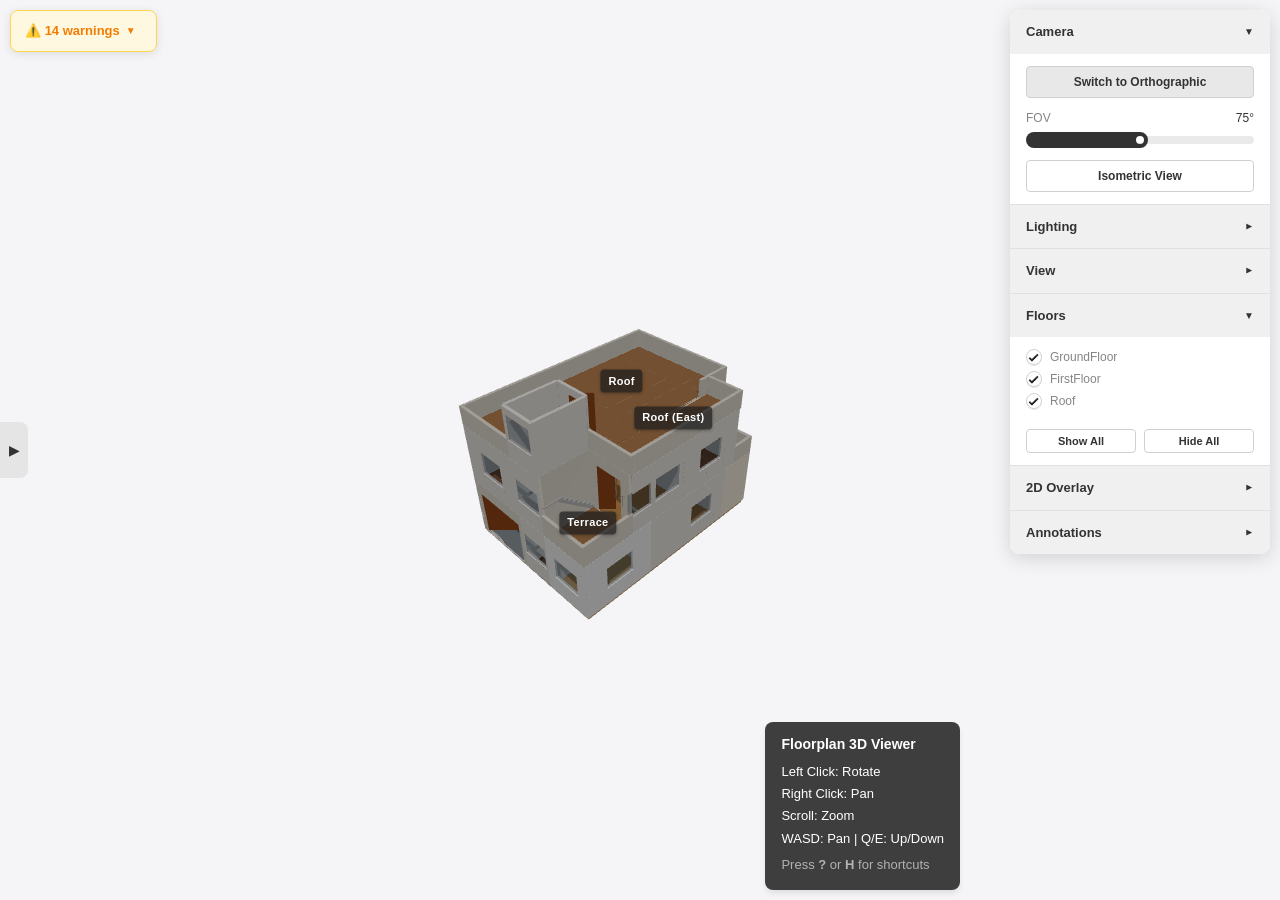
<file: site/index.html>
<!DOCTYPE html>
<html lang="en">
  <head>
    <meta charset="UTF-8" />
    <link rel="icon" type="image/svg+xml" href="/vite.svg" />
    <meta name="viewport" content="width=device-width, initial-scale=1.0" />
    <title>Floorplan 3D Viewer</title>
    <!-- CSS is imported via main.ts and processed by @tailwindcss/vite -->
    <style>
      /* Minimal base styles before Tailwind loads */
      #app {
        position: relative;
        width: 100vw;
        height: 100vh;
      }
    </style>
    <script type="module" crossorigin src="./assets/index-hBNRwdxA.js"></script>
    <link rel="stylesheet" crossorigin href="./assets/index-C-ykYMWm.css">
  </head>
  <body>
    <div id="app"></div>
  </body>
</html>
</file>
